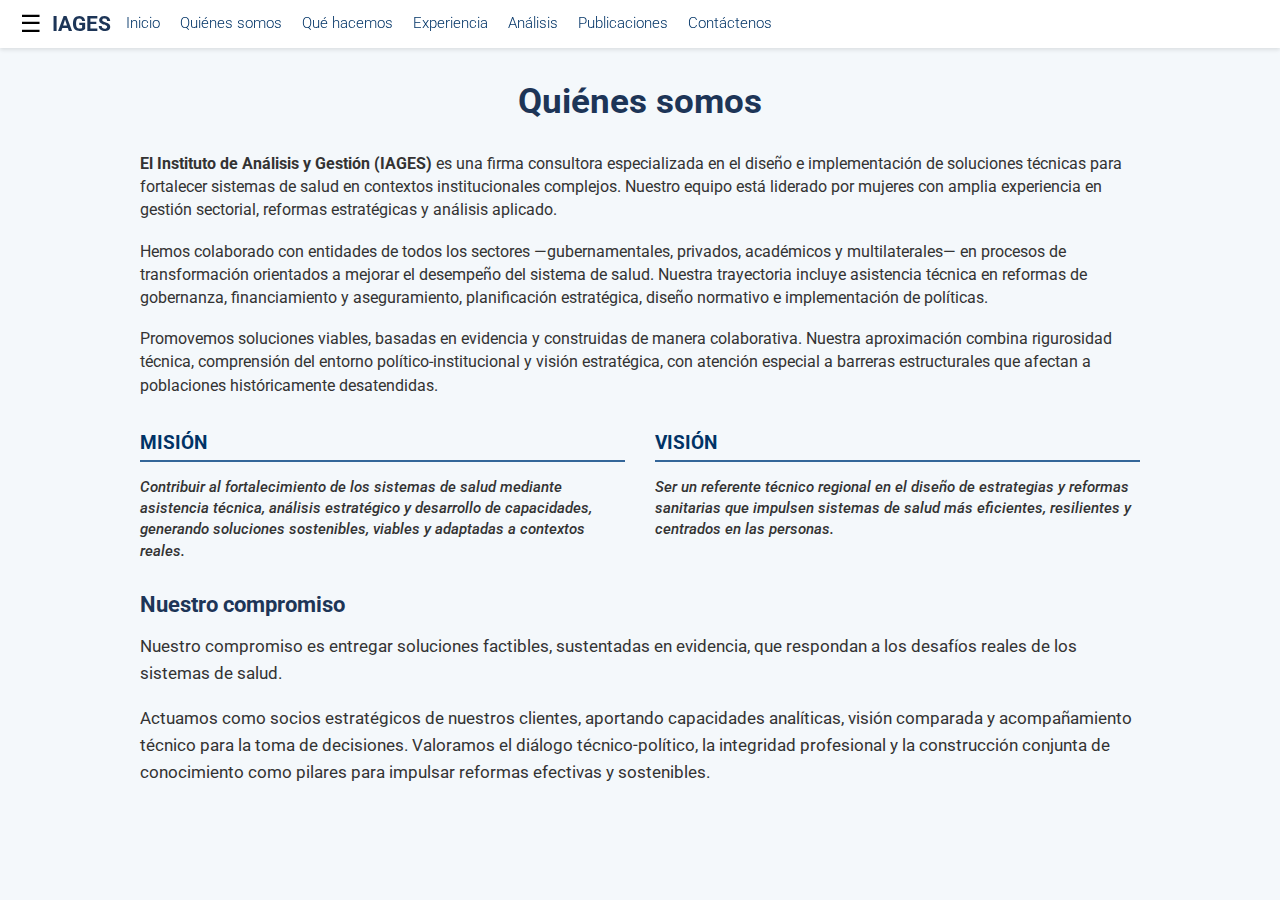
<file: nosotros.html>
<!DOCTYPE html>
<html lang="es">
<head>
    <meta charset="UTF-8">
    <title>Quiénes somos | IAGES</title>
    <meta name="viewport" content="width=device-width, initial-scale=1.0">
    <link href="https://fonts.googleapis.com/css2?family=Roboto:wght@100;200;300;400;500;700&display=swap" rel="stylesheet">
    <style>
        :root {
            --azul-petroleo: #003366;
            --azul-interactivo: #336699;
        }

        body {
            font-family: 'Roboto', sans-serif;
            margin: 0;
            background-color: #f4f8fb;
        }

        body.nosotros {
            background-image: url('C:/Users/gazzo/OneDrive/Documentos (1)/Página Web/img/fondo_azul_1200.png');
            background-size: cover;
            background-repeat: no-repeat;
            background-position: center center;
            background-attachment: fixed;
        }

        .contenido {
            max-width: 1000px;
            margin: 80px auto 60px;
            padding: 0 20px;
        }

        .contenido h1 {
            text-align: center;
            font-size: 2.2em;
            color: #1d3557;
            margin-bottom: 30px;
        }

        .contenido p {
            text-align: left;
            font-size: 1em;
            line-height: 1.45;
            margin-bottom: 18px;
            color: #333;
        }

        .mision-vision {
            display: flex;
            flex-wrap: wrap;
            gap: 30px;
            margin-top: 10px;
        }

        .mision-vision > div {
            flex: 1;
            min-width: 300px;
            padding: 0;
        }

        .mision-vision h2 {
            font-size: 1.2rem;
            color: var(--azul-petroleo);
            border-bottom: 2px solid var(--azul-interactivo);
            padding-bottom: 6px;
            margin-bottom: 12px;
            text-transform: uppercase;
        }

        .mision-vision p {
            font-size: 0.95em;
            line-height: 1.4;
            margin-bottom: 10px;
            color: #333;
        }

        .compromiso h2 {
            color: #1d3557;
            font-size: 1.4em;
            margin-bottom: 10px;
        }

        .compromiso p {
            font-size: 1.05em;
            line-height: 1.6;
            color: #333;
        }

        @media (max-width: 768px) {
            .mision-vision {
                flex-direction: column;
            }
        }

        header.cabecera {
            background-color: #ffffff;
            display: flex;
            align-items: center;
            gap: 15px;
            font-weight: 500;
            justify-content: flex-start;
            padding: 10px 20px;
            box-shadow: 0px 2px 4px rgba(0,0,0,0.1);
            position: fixed;
            top: 0;
            left: 0;
            right: 0;
            z-index: 1000;
        }

        .menu-izq {
            display: flex;
            align-items: center;
            gap: 10px;
        }

        .hamburguesa {
            font-size: 24px;
            cursor: pointer;
        }

        .logo {
            font-weight: bold;
            font-size: 1.3em;
            color: #1d3557;
        }

        nav ul {
            list-style: none;
            display: flex;
            gap: 20px;
            margin: 0;
            padding: 0;
        }

        nav ul li a {
            position: relative;
            text-decoration: none;
            color: var(--azul-petroleo);
            font-weight: 300;
            font-size: 0.95rem;
            padding-bottom: 4px;
            display: inline-block;
            transition: color 0.3s ease;
        }

        nav ul li a::after {
            content: '';
            position: absolute;
            left: 50%;
            bottom: 0;
            width: 0%;
            height: 2px;
            background-color: var(--azul-interactivo);
            transition: width 0.3s ease;
            transform: translateX(-50%);
        }

        nav ul li a:hover::after {
            width: 100%;
        }

        nav ul li a:hover {
            color: var(--azul-interactivo);
        }
    </style>
</head>
<body class="nosotros">
    <header class="cabecera">
        <div class="menu-izq">
            <span class="hamburguesa" onclick="toggleMenu()">&#9776;</span>
            <span class="logo">IAGES</span>
        </div>
        <nav>
            <ul>
                <li><a href="index.html">Inicio</a></li>
                <li><a href="nosotros.html" class="activo">Quiénes somos</a></li>
                <li><a href="quehacemos.html">Qué hacemos</a></li>
                <li><a href="experiencia.html">Experiencia</a></li>
                <li><a href="analisis.html">Análisis</a></li>
                <li><a href="publicaciones.html">Publicaciones</a></li>
                <li><a href="contacto.html">Contáctenos</a></li>
            </ul>
        </nav>
    </header>

    <div class="contenido">
        <h1>Quiénes somos</h1>

        <p><strong>El Instituto de Análisis y Gestión (IAGES)</strong> es una firma consultora especializada en el diseño e implementación de soluciones técnicas para fortalecer sistemas de salud en contextos institucionales complejos. Nuestro equipo está liderado por mujeres con amplia experiencia en gestión sectorial, reformas estratégicas y análisis aplicado.</p>

        <p>Hemos colaborado con entidades de todos los sectores —gubernamentales, privados, académicos y multilaterales— en procesos de transformación orientados a mejorar el desempeño del sistema de salud. Nuestra trayectoria incluye asistencia técnica en reformas de gobernanza, financiamiento y aseguramiento, planificación estratégica, diseño normativo e implementación de políticas.</p>

        <p>Promovemos soluciones viables, basadas en evidencia y construidas de manera colaborativa. Nuestra aproximación combina rigurosidad técnica, comprensión del entorno político-institucional y visión estratégica, con atención especial a barreras estructurales que afectan a poblaciones históricamente desatendidas.</p>


        <div class="mision-vision">
            <div>
                <h2>Misión</h2>
               <p><em><strong style="font-weight: 500;">Contribuir al fortalecimiento de los sistemas de salud mediante asistencia técnica, análisis estratégico y desarrollo de capacidades, generando soluciones sostenibles, viables y adaptadas a contextos reales.</strong></em></p>
            </div>
            <div>
                <h2>Visión</h2>
                <p><em><strong style="font-weight: 500;">Ser un referente técnico regional en el diseño de estrategias y reformas sanitarias que impulsen sistemas de salud más eficientes, resilientes y centrados en las personas.</strong></em></p>
            </div>
        </div>


        <div class="compromiso">
            <h2>Nuestro compromiso</h2>
            <p>Nuestro compromiso es entregar soluciones factibles, sustentadas en evidencia, que respondan a los desafíos reales de los sistemas de salud.</p>
            <p>Actuamos como socios estratégicos de nuestros clientes, aportando capacidades analíticas, visión comparada y acompañamiento técnico para la toma de decisiones. Valoramos el diálogo técnico-político, la integridad profesional y la construcción conjunta de conocimiento como pilares para impulsar reformas efectivas y sostenibles.</p>
        </div>
    </div>

    <script>
        function toggleMenu() {
            alert("Aquí podría abrirse el menú lateral.");
        }
    </script>

</body>
</html>
</file>
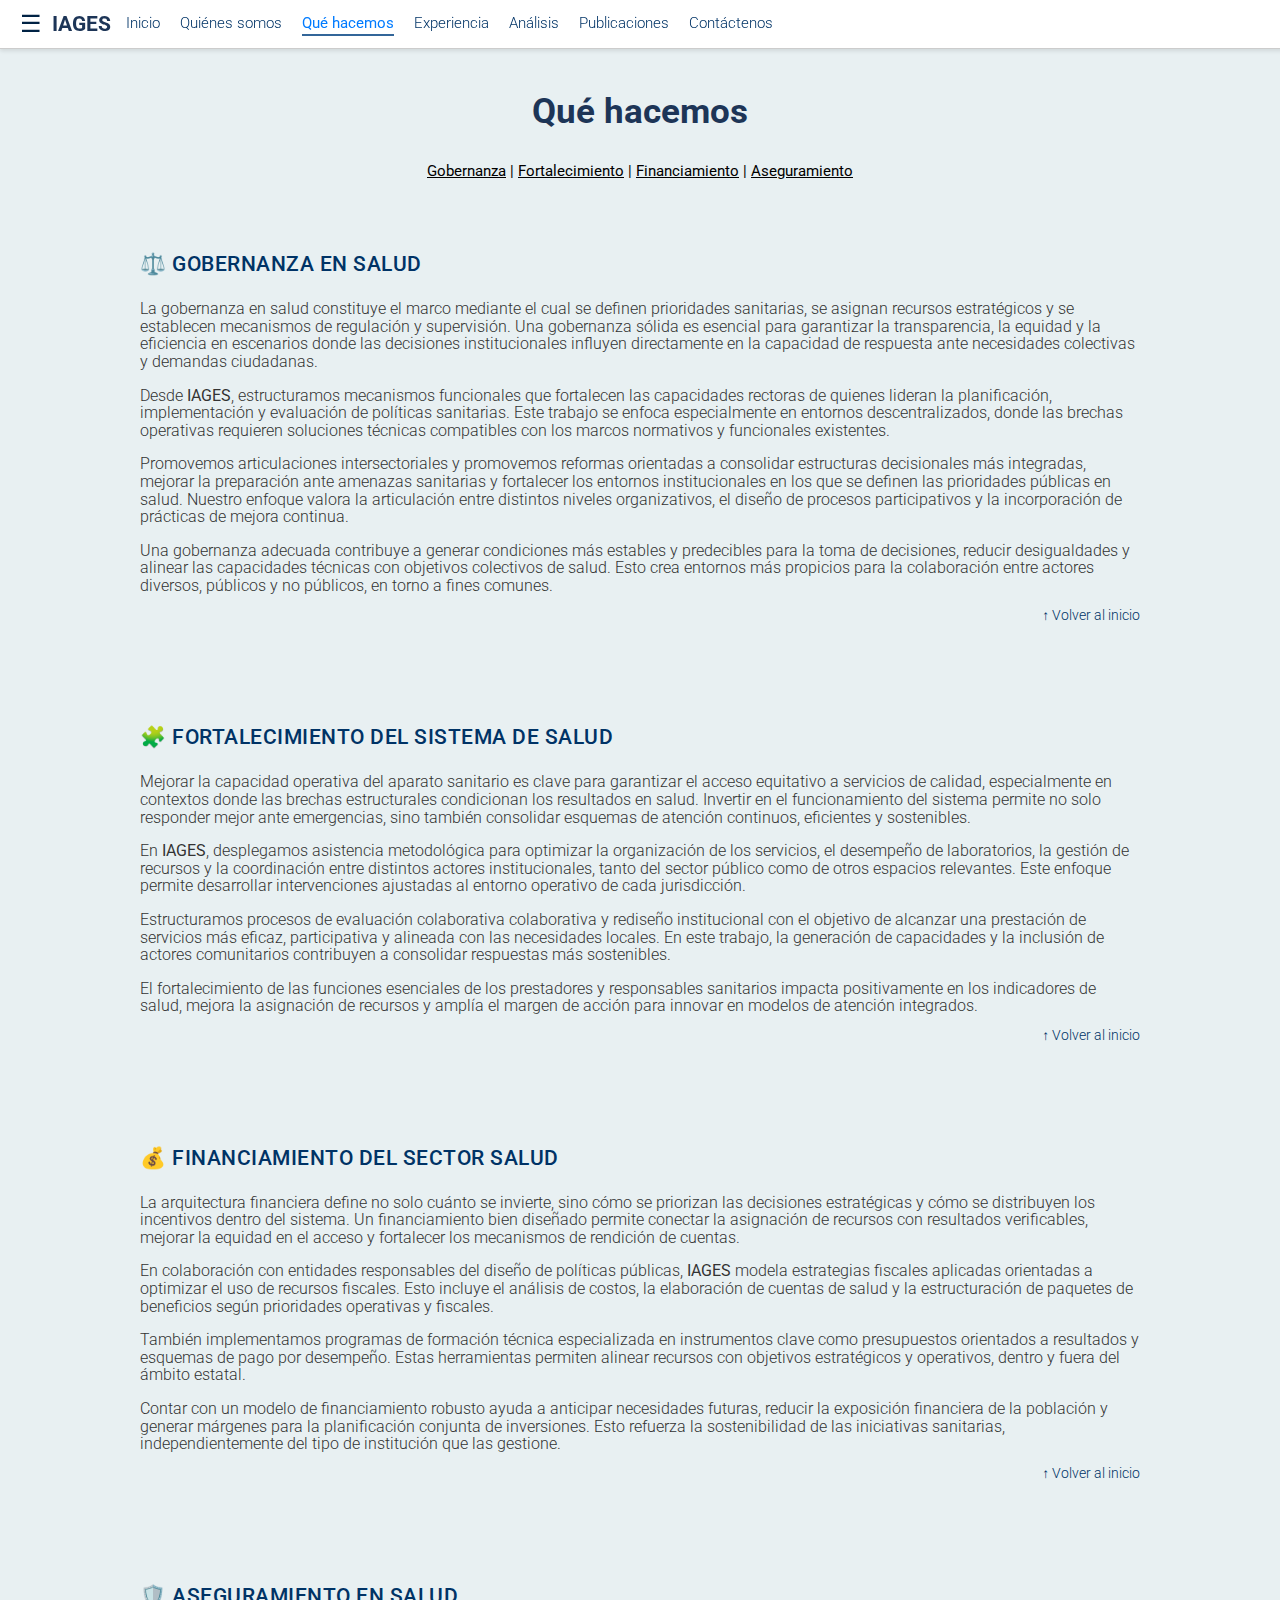
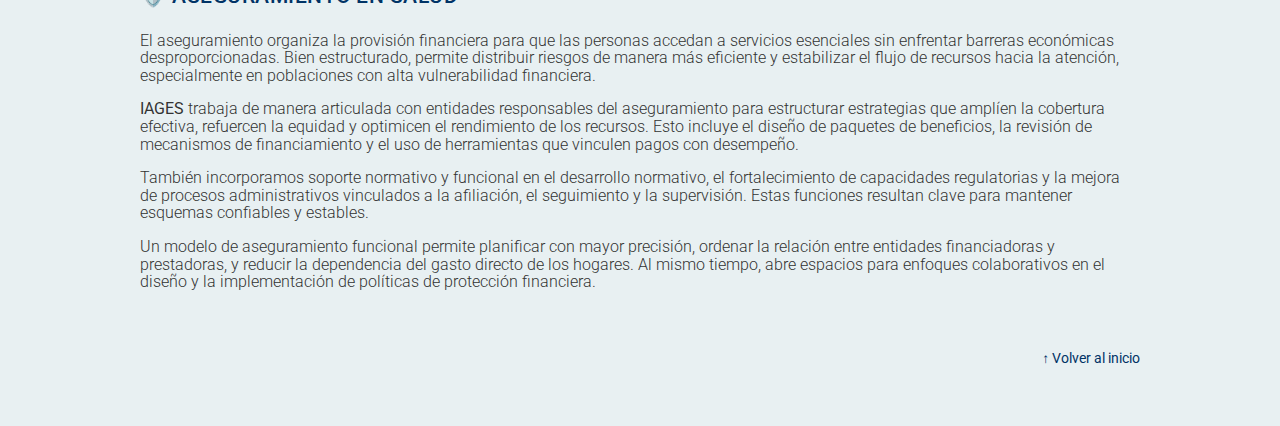
<file: quehacemos.html>
<!DOCTYPE html>
<html lang="es">
<head>
    <meta charset="UTF-8">
    <title>Qué hacemos | IAGES</title>
    <meta name="viewport" content="width=device-width, initial-scale=1.0">
    <link href="https://fonts.googleapis.com/css2?family=Roboto:wght@100;200;300;400;500;700&display=swap" rel="stylesheet">
    <link rel="stylesheet" href="style-nosotros.css">
    <style>
        :root {
            --azul-petroleo: #003366;
            --azul-interactivo: #336699;
        }

        body {
            font-family: 'Roboto', sans-serif;
            margin: 0;
        }

        body.quehacemos {
            background-image: url('C:/Users/gazzo/OneDrive/Documentos (1)/Página Web/img/fondo_azul_1200.png');
            background-size: cover;
            background-repeat: no-repeat;
            background-position: center center;
            background-attachment: fixed;
        }

        .contenido {
            max-width: 1000px;
            margin: 40px auto 60px;
            padding: 0 20px;
        }

        .contenido h1 {
            text-align: center;
            font-size: 2.2em;
            color: #1d3557;
            margin-bottom: 30px;
        }

        .bloque-area {
            padding: 25px 0;
            margin-bottom: 30px;
        }

        .bloque-area h2 {
        font-weight: 500;
        letter-spacing: 0.5px;
    
            font-size: 1.3rem;
            color: var(--azul-petroleo);
            
            padding-bottom: 8px;
            margin-bottom: 16px;
            text-transform: uppercase;
        }

        .bloque-area p {
        font-weight: 300;
        line-height: 1.7;
        color: #2a2a2a;
        margin-bottom: 20px;
    
            font-size: 1em;
            line-height: 1.45;
            color: #333;
            margin-bottom: 12px;
        }

        header.cabecera {
            position: fixed;
            top: 0;
			left:0;
			right:0;
            z-index: 999;
            background-color: #ffffff;
            display: flex;
            align-items: center;
            gap: 15px;
            font-weight: 500;
            justify-content: flex-start;
            padding: 10px 20px;
            box-shadow: 0px 2px 4px rgba(0,0,0,0.1);
        }

        .menu-izq {
            display: flex;
            align-items: center;
            gap: 10px;
        }

        .hamburguesa {
            font-size: 24px;
            cursor: pointer;
        }

        .logo {
            font-weight: bold;
            font-size: 1.3em;
            color: #1d3557;
        }

        nav ul {
            list-style: none;
            display: flex;
            gap: 20px;
            margin: 0;
            padding: 0;
        }

        nav ul li a {
            position: relative;
            text-decoration: none;
            color: var(--azul-petroleo);
            font-weight: 300;
            font-size: 0.95rem;
            padding-bottom: 4px;
            display: inline-block;
            transition: color 0.3s ease;
        }

        nav ul li a::after {
            content: '';
            position: absolute;
            left: 50%;
            bottom: 0;
            width: 0%;
            height: 2px;
            background-color: var(--azul-interactivo);
            transition: width 0.3s ease;
        }

        nav ul li a:hover::after {
            width: 100%;
        }

        nav ul li a:hover {
            color: var(--azul-interactivo);
        }
    </style>
</head>
<body class="quehacemos" id="top">
    <header class="cabecera">
        <div class="menu-izq">
            <span class="hamburguesa" onclick="toggleMenu()">&#9776;</span>
            <span class="logo">IAGES</span>
        </div>
        <nav>
            <ul>
                <li><a href="index.html">Inicio</a></li>
                <li><a href="nosotros.html">Quiénes somos</a></li>
                <li><a href="quehacemos.html" class="activo">Qué hacemos</a></li>
                <li><a href="experiencia.html">Experiencia</a></li>
                <li><a href="analisis.html">Análisis</a></li>
                <li><a href="publicaciones.html">Publicaciones</a></li>
                <li><a href="contacto.html">Contáctenos</a></li>
            </ul>
        </nav>
    </header>

    <div class="contenido">
        <h1>Qué hacemos</h1>
<div class="indice-tecnico" style="text-align:center; margin-bottom: 30px; font-size: 0.95rem; color: #000;">
  <a href="#gobernanza" style="color: #000;">Gobernanza</a> |
  <a href="#fortalecimiento" style="color: #000;">Fortalecimiento</a> |
  <a href="#financiamiento" style="color: #000;">Financiamiento</a> |
  <a href="#aseguramiento" style="color: #000;">Aseguramiento</a>
</div>


        <div class="bloque-area">
            <h2 id="gobernanza">⚖️ Gobernanza en salud</h2>
            <p>La gobernanza en salud constituye el marco mediante el cual se definen prioridades sanitarias, se asignan recursos estratégicos y se establecen mecanismos de regulación y supervisión. Una gobernanza sólida es esencial para garantizar la transparencia, la equidad y la eficiencia en escenarios donde las decisiones institucionales influyen directamente en la capacidad de respuesta ante necesidades colectivas y demandas ciudadanas.</p>
            <p>Desde <strong>IAGES</strong>, estructuramos mecanismos funcionales que fortalecen las capacidades rectoras de quienes lideran la planificación, implementación y evaluación de políticas sanitarias. Este trabajo se enfoca especialmente en entornos descentralizados, donde las brechas operativas requieren soluciones técnicas compatibles con los marcos normativos y funcionales existentes.</p>
            <p>Promovemos articulaciones intersectoriales y promovemos reformas orientadas a consolidar estructuras decisionales más integradas, mejorar la preparación ante amenazas sanitarias y fortalecer los entornos institucionales en los que se definen las prioridades públicas en salud. Nuestro enfoque valora la articulación entre distintos niveles organizativos, el diseño de procesos participativos y la incorporación de prácticas de mejora continua.</p>
            <p>Una gobernanza adecuada contribuye a generar condiciones más estables y predecibles para la toma de decisiones, reducir desigualdades y alinear las capacidades técnicas con objetivos colectivos de salud. Esto crea entornos más propicios para la colaboración entre actores diversos, públicos y no públicos, en torno a fines comunes.</p>
        
<p style="text-align: right; font-size: 0.85rem;">
  <a href="#top" style="text-decoration: none; color: #003366;">↑ Volver al inicio</a>
</p>

</div>

        <div class="bloque-area">
            <h2 id="fortalecimiento">🧩 Fortalecimiento del sistema de salud</h2>
            <p>Mejorar la capacidad operativa del aparato sanitario es clave para garantizar el acceso equitativo a servicios de calidad, especialmente en contextos donde las brechas estructurales condicionan los resultados en salud. Invertir en el funcionamiento del sistema permite no solo responder mejor ante emergencias, sino también consolidar esquemas de atención continuos, eficientes y sostenibles.</p>
            <p>En <strong>IAGES</strong>, desplegamos asistencia metodológica para optimizar la organización de los servicios, el desempeño de laboratorios, la gestión de recursos y la coordinación entre distintos actores institucionales, tanto del sector público como de otros espacios relevantes. Este enfoque permite desarrollar intervenciones ajustadas al entorno operativo de cada jurisdicción.</p>
            <p>Estructuramos procesos de evaluación colaborativa colaborativa y rediseño institucional con el objetivo de alcanzar una prestación de servicios más eficaz, participativa y alineada con las necesidades locales. En este trabajo, la generación de capacidades y la inclusión de actores comunitarios contribuyen a consolidar respuestas más sostenibles.</p>
            <p>El fortalecimiento de las funciones esenciales de los prestadores y responsables sanitarios impacta positivamente en los indicadores de salud, mejora la asignación de recursos y amplía el margen de acción para innovar en modelos de atención integrados.</p>
        
<p style="text-align: right; font-size: 0.85rem;">
  <a href="#top" style="text-decoration: none; color: #003366;">↑ Volver al inicio</a>
</p>

</div>

        <div class="bloque-area">
            <h2 id="financiamiento">💰 Financiamiento del sector salud</h2>
            <p>La arquitectura financiera define no solo cuánto se invierte, sino cómo se priorizan las decisiones estratégicas y cómo se distribuyen los incentivos dentro del sistema. Un financiamiento bien diseñado permite conectar la asignación de recursos con resultados verificables, mejorar la equidad en el acceso y fortalecer los mecanismos de rendición de cuentas.</p>
            <p>En colaboración con entidades responsables del diseño de políticas públicas, <strong>IAGES</strong> modela estrategias fiscales aplicadas orientadas a optimizar el uso de recursos fiscales. Esto incluye el análisis de costos, la elaboración de cuentas de salud y la estructuración de paquetes de beneficios según prioridades operativas y fiscales.</p>
            <p>También implementamos programas de formación técnica especializada en instrumentos clave como presupuestos orientados a resultados y esquemas de pago por desempeño. Estas herramientas permiten alinear recursos con objetivos estratégicos y operativos, dentro y fuera del ámbito estatal.</p>
            <p>Contar con un modelo de financiamiento robusto ayuda a anticipar necesidades futuras, reducir la exposición financiera de la población y generar márgenes para la planificación conjunta de inversiones. Esto refuerza la sostenibilidad de las iniciativas sanitarias, independientemente del tipo de institución que las gestione.</p>
        
<p style="text-align: right; font-size: 0.85rem;">
  <a href="#top" style="text-decoration: none; color: #003366;">↑ Volver al inicio</a>
</p>

</div>

        <div class="bloque-area">
            <h2 id="aseguramiento">🛡️ Aseguramiento en salud</h2>
            <p>El aseguramiento organiza la provisión financiera para que las personas accedan a servicios esenciales sin enfrentar barreras económicas desproporcionadas. Bien estructurado, permite distribuir riesgos de manera más eficiente y estabilizar el flujo de recursos hacia la atención, especialmente en poblaciones con alta vulnerabilidad financiera.</p>
            <p><strong>IAGES</strong> trabaja de manera articulada con entidades responsables del aseguramiento para estructurar estrategias que amplíen la cobertura efectiva, refuercen la equidad y optimicen el rendimiento de los recursos. Esto incluye el diseño de paquetes de beneficios, la revisión de mecanismos de financiamiento y el uso de herramientas que vinculen pagos con desempeño.</p>
            <p>También incorporamos soporte normativo y funcional en el desarrollo normativo, el fortalecimiento de capacidades regulatorias y la mejora de procesos administrativos vinculados a la afiliación, el seguimiento y la supervisión. Estas funciones resultan clave para mantener esquemas confiables y estables.</p>
            <p>Un modelo de aseguramiento funcional permite planificar con mayor precisión, ordenar la relación entre entidades financiadoras y prestadoras, y reducir la dependencia del gasto directo de los hogares. Al mismo tiempo, abre espacios para enfoques colaborativos en el diseño y la implementación de políticas de protección financiera.</p>
        </div>
    


<p style="text-align: right; font-size: 0.85rem;">
  <a href="#top" style="text-decoration: none; color: #003366;">↑ Volver al inicio</a>
</p>

</div>

    <script>
        function toggleMenu() {
            alert("Aquí podría abrirse el menú lateral.");
        }
    </script>
</body>
</html>
</file>
<file: style-nosotros.css>
:root {
    --azul-profundo: #002244;
    --verde-salvia: #5A7668;
    --malva: #756C83;
    --gris-fondo: #E8F0F2;
    --blanco: #FFFFFF;
    --gris-texto: #333333;
}

body {
    margin: 0;
    font-family: 'Roboto', sans-serif;
    background-color: var(--gris-fondo);
    color: var(--gris-texto);
    padding-top: 50px;
}

.cabecera {
    display: flex;
    align-items: center;
    justify-content: space-between;
    padding: 15px 30px;
    background-color: var(--blanco);
    border-bottom: 1px solid #ccc;
    position: fixed;
    top: 0;
    width: 100%;
    z-index: 10;
}

.menu-izq {
    display: flex;
    align-items: center;
    gap: 15px;
}

.hamburguesa {
    font-size: 24px;
    cursor: pointer;
    color: var(--azul-profundo);
}

.logo {
    font-size: 20px;
    font-weight: bold;
    color: var(--azul-profundo);
}

nav ul {
    list-style: none;
    display: flex;
    gap: 25px;
    margin: 0;
    padding: 0;
}

nav a {
    text-decoration: none;
    color: var(--azul-profundo);
    font-weight: 300;
    font-size: 0.95rem;
    position: relative;
    padding-bottom: 4px;
    transition: all 0.3s ease;
}

nav a::after {
    content: "";
    position: absolute;
    bottom: 0;
    left: 50%;
    width: 0;
    height: 2px;
    background-color: #007bff;
    transition: all 0.3s ease;
    transform: translateX(-50%);
}

nav a:hover::after,
nav a.activo::after {
    width: 100%;
}

nav a:hover,
nav a.activo {
    color: #007bff;
    font-weight: 400;
}

main {
    padding: 40px 20px;
    margin-top: 40px;
}

.bloque {
    background-color: var(--blanco);
    margin: 0 auto 40px auto;
    padding: 25px;
    max-width: 960px;
    border-left: 6px solid var(--verde-salvia);
    box-shadow: 0 0 6px rgba(0, 0, 0, 0.04);
}

.bloque.doble {
    display: flex;
    gap: 40px;
    justify-content: space-between;
    flex-wrap: wrap;
}

.bloque.doble div {
    flex: 1;
    min-width: 280px;
}

.equipo {
    display: flex;
    flex-wrap: wrap;
    gap: 30px;
    margin-top: 20px;
}

.miembro {
    flex: 1;
    min-width: 280px;
    background-color: #f9f9f9;
    border-left: 4px solid var(--malva);
    padding: 15px;
}

.miembro h4 {
    margin-top: 0;
    color: var(--azul-profundo);
}

footer {
    background-color: var(--azul-profundo);
    color: var(--blanco);
    text-align: center;
    padding: 20px;
    font-size: 0.9em;
}

.contenido {
    margin-top: 5px;
}

.contenido p {
    line-height: 1.1 !important;
    margin-bottom: 5px !important;
}

/* Cambios aplicados solo aquí ↓ */
.mision-vision {
    padding: 10px !important;
    gap: 20px !important;
    border-radius: 6px !important;
    margin-top: 20px !important;
}

.mision-vision > div {
    padding: 4px !important;
    border-radius: 4px !important;
    box-shadow: 0 1px 3px rgba(0,0,0,0.05) !important;
}

.mision-vision > div p {
    margin-left: 10px;
}
</file>
